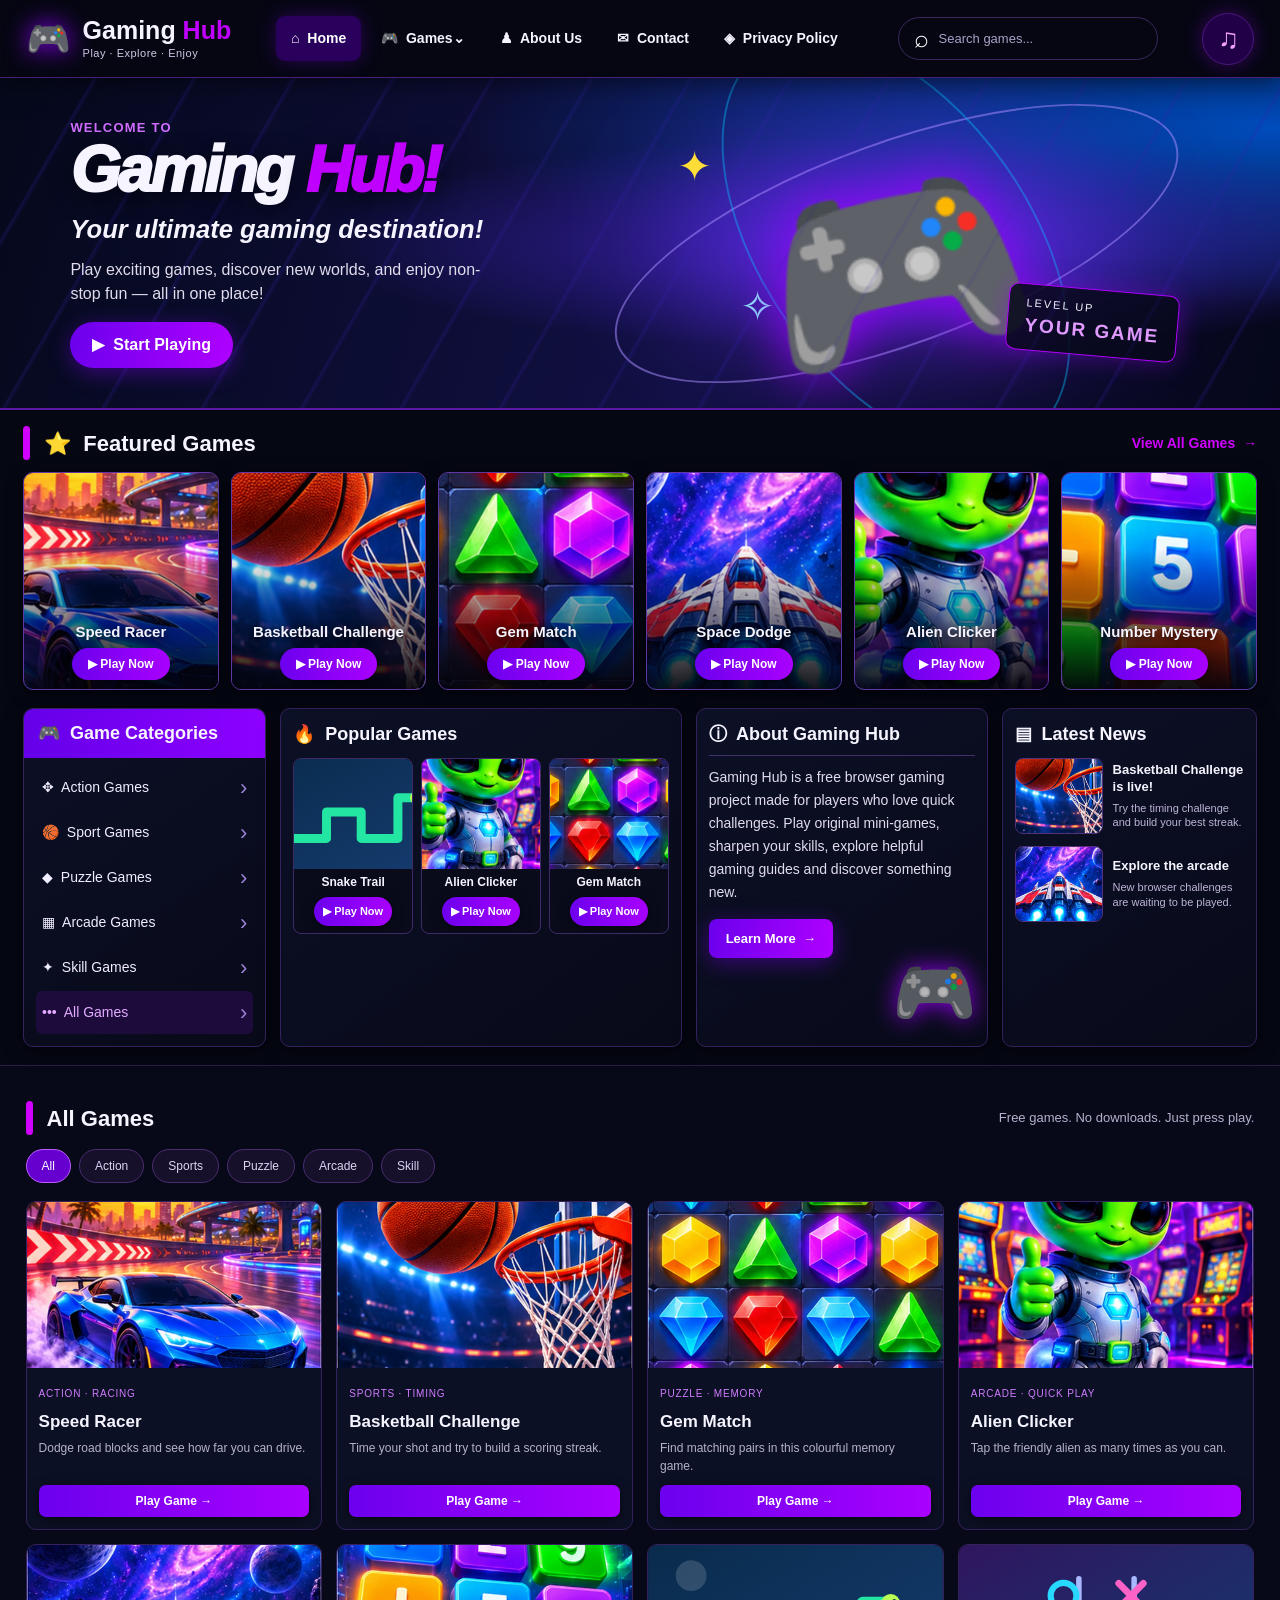
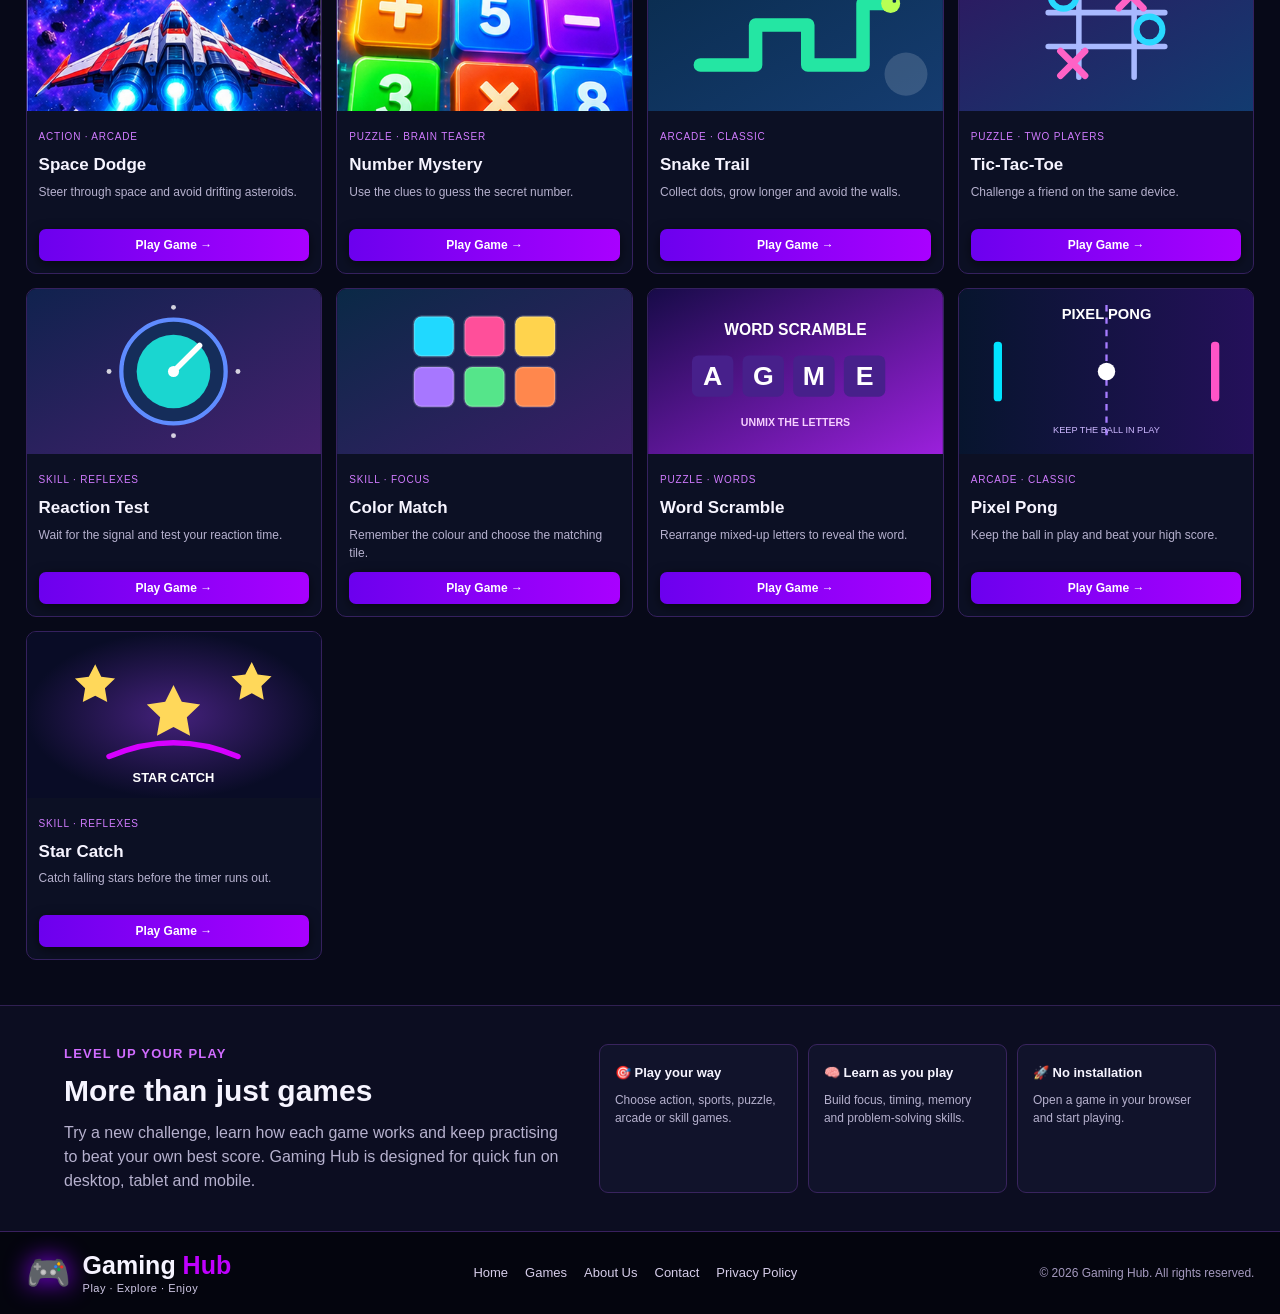
<file: index.html>
<!DOCTYPE html>
<html lang="en">
<head>
  <meta charset="UTF-8"><meta name="viewport" content="width=device-width, initial-scale=1.0">
  <meta name="description" content="Gaming Hub — play free original browser games, explore gaming guides and discover new challenges.">
  <title>Gaming Hub | Play · Explore · Enjoy</title><link rel="stylesheet" href="style.css">
</head>
<body>
<header class="site-header">
  <a class="brand" href="index.html"><span class="brand-mark">🎮</span><span>Gaming <b>Hub</b><small>Play · Explore · Enjoy</small></span></a>
  <nav class="main-nav" aria-label="Main navigation"><a class="active" href="index.html">⌂ &nbsp;Home</a><a href="#games">🎮 &nbsp;Games⌄</a><a href="about.html">♟ &nbsp;About Us</a><a href="contact.html">✉ &nbsp;Contact</a><a href="privacy.html">◈ &nbsp;Privacy Policy</a></nav>
  <label class="header-search"><span>⌕</span><input id="searchInput" type="search" placeholder="Search games..." aria-label="Search games"></label>
  <button id="musicButton" class="music-button" type="button" aria-label="Toggle background music" aria-pressed="false">♫</button>
</header>
<main>
  <section class="hero" id="home"><div class="hero-copy"><p class="eyebrow">WELCOME TO</p><h1>Gaming <span>Hub!</span></h1><h2>Your ultimate gaming destination!</h2><p>Play exciting games, discover new worlds, and enjoy non-stop fun — all in one place!</p><a class="primary-button" href="#games">▶ &nbsp;Start Playing</a></div><div class="hero-art" aria-label="Original neon gaming artwork"><div class="hero-glow"></div><div class="hero-orbit orbit-a"></div><div class="hero-orbit orbit-b"></div><div class="hero-controller">🎮</div><div class="hero-spark spark-a">✦</div><div class="hero-spark spark-b">✧</div><div class="hero-tag">LEVEL UP<br><b>YOUR GAME</b></div></div></section>

  <section class="featured-section" id="games"><div class="section-heading"><h2><span class="bar"></span>⭐ &nbsp;Featured Games</h2><a href="#all-games">View All Games&nbsp; →</a></div>
    <div class="featured-grid">
      <article class="feature-card" data-category="Action" data-name="Speed Racer"><img src="assets/speed-racer.jpg" alt="Original neon racing game artwork"><div class="feature-overlay"><h3>Speed Racer</h3><button class="play-game" data-game="racing">▶ Play Now</button></div></article>
      <article class="feature-card" data-category="Sports" data-name="Basketball Challenge"><img src="assets/basketball-challenge.jpg" alt="Original basketball game artwork"><div class="feature-overlay"><h3>Basketball Challenge</h3><button class="play-game" data-game="basketball">▶ Play Now</button></div></article>
      <article class="feature-card" data-category="Puzzle" data-name="Gem Match"><img src="assets/gem-match.jpg" alt="Colourful gem puzzle game artwork"><div class="feature-overlay"><h3>Gem Match</h3><button class="play-game" data-game="memory">▶ Play Now</button></div></article>
      <article class="feature-card" data-category="Action" data-name="Space Dodge"><img src="assets/space-dodge.jpg" alt="Original space arcade game artwork"><div class="feature-overlay"><h3>Space Dodge</h3><button class="play-game" data-game="space">▶ Play Now</button></div></article>
      <article class="feature-card" data-category="Arcade" data-name="Alien Clicker"><img src="assets/alien-arcade.jpg" alt="Friendly alien arcade game artwork"><div class="feature-overlay"><h3>Alien Clicker</h3><button class="play-game" data-game="clicker">▶ Play Now</button></div></article>
      <article class="feature-card" data-category="Puzzle" data-name="Number Mystery"><img src="assets/number-mystery.jpg" alt="Number puzzle game artwork"><div class="feature-overlay"><h3>Number Mystery</h3><button class="play-game" data-game="number">▶ Play Now</button></div></article>
    </div>
  </section>

  <section class="dashboard">
    <aside class="panel category-panel"><h2>🎮 &nbsp;Game Categories</h2><div class="category-list"><button class="filter" data-category="Action">✥ &nbsp;Action Games <span>›</span></button><button class="filter" data-category="Sports">🏀 &nbsp;Sport Games <span>›</span></button><button class="filter" data-category="Puzzle">◆ &nbsp;Puzzle Games <span>›</span></button><button class="filter" data-category="Arcade">▦ &nbsp;Arcade Games <span>›</span></button><button class="filter" data-category="Skill">✦ &nbsp;Skill Games <span>›</span></button><button class="filter active" data-category="All">••• &nbsp;All Games <span>›</span></button></div></aside>
    <section class="panel popular-panel"><h2>🔥 &nbsp;Popular Games</h2><div class="popular-grid">
      <article class="popular-card"><img src="assets/snake.svg" alt="Snake Trail artwork"><h3>Snake Trail</h3><button class="play-game" data-game="snake">▶ Play Now</button></article>
      <article class="popular-card"><img src="assets/alien-arcade.jpg" alt="Alien Clicker artwork"><h3>Alien Clicker</h3><button class="play-game" data-game="clicker">▶ Play Now</button></article>
      <article class="popular-card"><img src="assets/gem-match.jpg" alt="Gem Match artwork"><h3>Gem Match</h3><button class="play-game" data-game="memory">▶ Play Now</button></article>
    </div></section>
    <section class="panel about-panel"><h2>ⓘ &nbsp;About Gaming Hub</h2><p>Gaming Hub is a free browser gaming project made for players who love quick challenges. Play original mini-games, sharpen your skills, explore helpful gaming guides and discover something new.</p><a class="primary-button" href="about.html">Learn More&nbsp; →</a><span class="about-pad">🎮</span></section>
    <section class="panel news-panel"><h2>▤ &nbsp;Latest News</h2><article class="news-item"><img src="assets/basketball-challenge.jpg" alt="Basketball game"><div><b>Basketball Challenge is live!</b><small>Try the timing challenge and build your best streak.</small></div></article><article class="news-item"><img src="assets/space-dodge.jpg" alt="Space game"><div><b>Explore the arcade</b><small>New browser challenges are waiting to be played.</small></div></article></section>
  </section>

  <section class="library-section" id="all-games"><div class="section-heading"><h2><span class="bar"></span>All Games</h2><p>Free games. No downloads. Just press play.</p></div>
    <div class="filters" id="categoryFilters"><button class="filter active" data-category="All">All</button><button class="filter" data-category="Action">Action</button><button class="filter" data-category="Sports">Sports</button><button class="filter" data-category="Puzzle">Puzzle</button><button class="filter" data-category="Arcade">Arcade</button><button class="filter" data-category="Skill">Skill</button></div>
    <div class="game-grid" id="gameGrid">
      <article class="game-card" data-category="Action" data-name="Speed Racer"><img src="assets/speed-racer.jpg" alt="Speed Racer artwork"><div class="game-card-body"><span>Action · Racing</span><h3>Speed Racer</h3><p>Dodge road blocks and see how far you can drive.</p><button class="play-game" data-game="racing">Play Game →</button></div></article>
      <article class="game-card" data-category="Sports" data-name="Basketball Challenge"><img src="assets/basketball-challenge.jpg" alt="Basketball Challenge artwork"><div class="game-card-body"><span>Sports · Timing</span><h3>Basketball Challenge</h3><p>Time your shot and try to build a scoring streak.</p><button class="play-game" data-game="basketball">Play Game →</button></div></article>
      <article class="game-card" data-category="Puzzle" data-name="Gem Match"><img src="assets/gem-match.jpg" alt="Gem Match artwork"><div class="game-card-body"><span>Puzzle · Memory</span><h3>Gem Match</h3><p>Find matching pairs in this colourful memory game.</p><button class="play-game" data-game="memory">Play Game →</button></div></article>
      <article class="game-card" data-category="Arcade" data-name="Alien Clicker"><img src="assets/alien-arcade.jpg" alt="Alien Clicker artwork"><div class="game-card-body"><span>Arcade · Quick Play</span><h3>Alien Clicker</h3><p>Tap the friendly alien as many times as you can.</p><button class="play-game" data-game="clicker">Play Game →</button></div></article>
      <article class="game-card" data-category="Action" data-name="Space Dodge"><img src="assets/space-dodge.jpg" alt="Space Dodge artwork"><div class="game-card-body"><span>Action · Arcade</span><h3>Space Dodge</h3><p>Steer through space and avoid drifting asteroids.</p><button class="play-game" data-game="space">Play Game →</button></div></article>
      <article class="game-card" data-category="Puzzle" data-name="Number Mystery"><img src="assets/number-mystery.jpg" alt="Number Mystery artwork"><div class="game-card-body"><span>Puzzle · Brain Teaser</span><h3>Number Mystery</h3><p>Use the clues to guess the secret number.</p><button class="play-game" data-game="number">Play Game →</button></div></article>
      <article class="game-card" data-category="Arcade" data-name="Snake Trail"><img src="assets/snake.svg" alt="Snake Trail game artwork"><div class="game-card-body"><span>Arcade · Classic</span><h3>Snake Trail</h3><p>Collect dots, grow longer and avoid the walls.</p><button class="play-game" data-game="snake">Play Game →</button></div></article>
      <article class="game-card" data-category="Puzzle" data-name="Tic-Tac-Toe"><img src="assets/tic-tac-toe.svg" alt="Tic Tac Toe artwork"><div class="game-card-body"><span>Puzzle · Two Players</span><h3>Tic-Tac-Toe</h3><p>Challenge a friend on the same device.</p><button class="play-game" data-game="tictactoe">Play Game →</button></div></article>
      <article class="game-card" data-category="Skill" data-name="Reaction Test"><img src="assets/reaction-test.svg" alt="Reaction Test artwork"><div class="game-card-body"><span>Skill · Reflexes</span><h3>Reaction Test</h3><p>Wait for the signal and test your reaction time.</p><button class="play-game" data-game="reaction">Play Game →</button></div></article>
      <article class="game-card" data-category="Skill" data-name="Color Match"><img src="assets/color-match.svg" alt="Color Match artwork"><div class="game-card-body"><span>Skill · Focus</span><h3>Color Match</h3><p>Remember the colour and choose the matching tile.</p><button class="play-game" data-game="color">Play Game →</button></div></article>
      <article class="game-card" data-category="Puzzle" data-name="Word Scramble"><img src="assets/word-scramble.svg" alt="Word Scramble artwork"><div class="game-card-body"><span>Puzzle · Words</span><h3>Word Scramble</h3><p>Rearrange mixed-up letters to reveal the word.</p><button class="play-game" data-game="word">Play Game →</button></div></article>
      <article class="game-card" data-category="Arcade" data-name="Pixel Pong"><img src="assets/pixel-pong.svg" alt="Pixel Pong artwork"><div class="game-card-body"><span>Arcade · Classic</span><h3>Pixel Pong</h3><p>Keep the ball in play and beat your high score.</p><button class="play-game" data-game="pong">Play Game →</button></div></article>
      <article class="game-card" data-category="Skill" data-name="Star Catch"><img src="assets/star-catch.svg" alt="Star Catch artwork"><div class="game-card-body"><span>Skill · Reflexes</span><h3>Star Catch</h3><p>Catch falling stars before the timer runs out.</p><button class="play-game" data-game="stars">Play Game →</button></div></article>
    </div><p id="noGames" class="empty-state" hidden>No games match your search. Try another word or category.</p>
  </section>
  <section class="tips-section"><div><p class="eyebrow">LEVEL UP YOUR PLAY</p><h2>More than just games</h2><p>Try a new challenge, learn how each game works and keep practising to beat your own best score. Gaming Hub is designed for quick fun on desktop, tablet and mobile.</p></div><div class="tip-cards"><article><b>🎯 Play your way</b><p>Choose action, sports, puzzle, arcade or skill games.</p></article><article><b>🧠 Learn as you play</b><p>Build focus, timing, memory and problem-solving skills.</p></article><article><b>🚀 No installation</b><p>Open a game in your browser and start playing.</p></article></div></section>
</main>
<footer class="site-footer"><a class="brand" href="index.html"><span class="brand-mark">🎮</span><span>Gaming <b>Hub</b><small>Play · Explore · Enjoy</small></span></a><nav><a href="index.html">Home</a><a href="#games">Games</a><a href="about.html">About Us</a><a href="contact.html">Contact</a><a href="privacy.html">Privacy Policy</a></nav><p>© 2026 Gaming Hub. All rights reserved.</p></footer>
<div class="modal" id="gameModal" role="dialog" aria-modal="true" aria-labelledby="gameTitle"><div class="game-window"><button class="close-button" id="closeGame" aria-label="Close game">×</button><p class="eyebrow">GAMING HUB ARCADE</p><h2 id="gameTitle">Game</h2><div id="gameArea"></div></div></div>
<script src="script.js"></script>
</body></html>
</file>
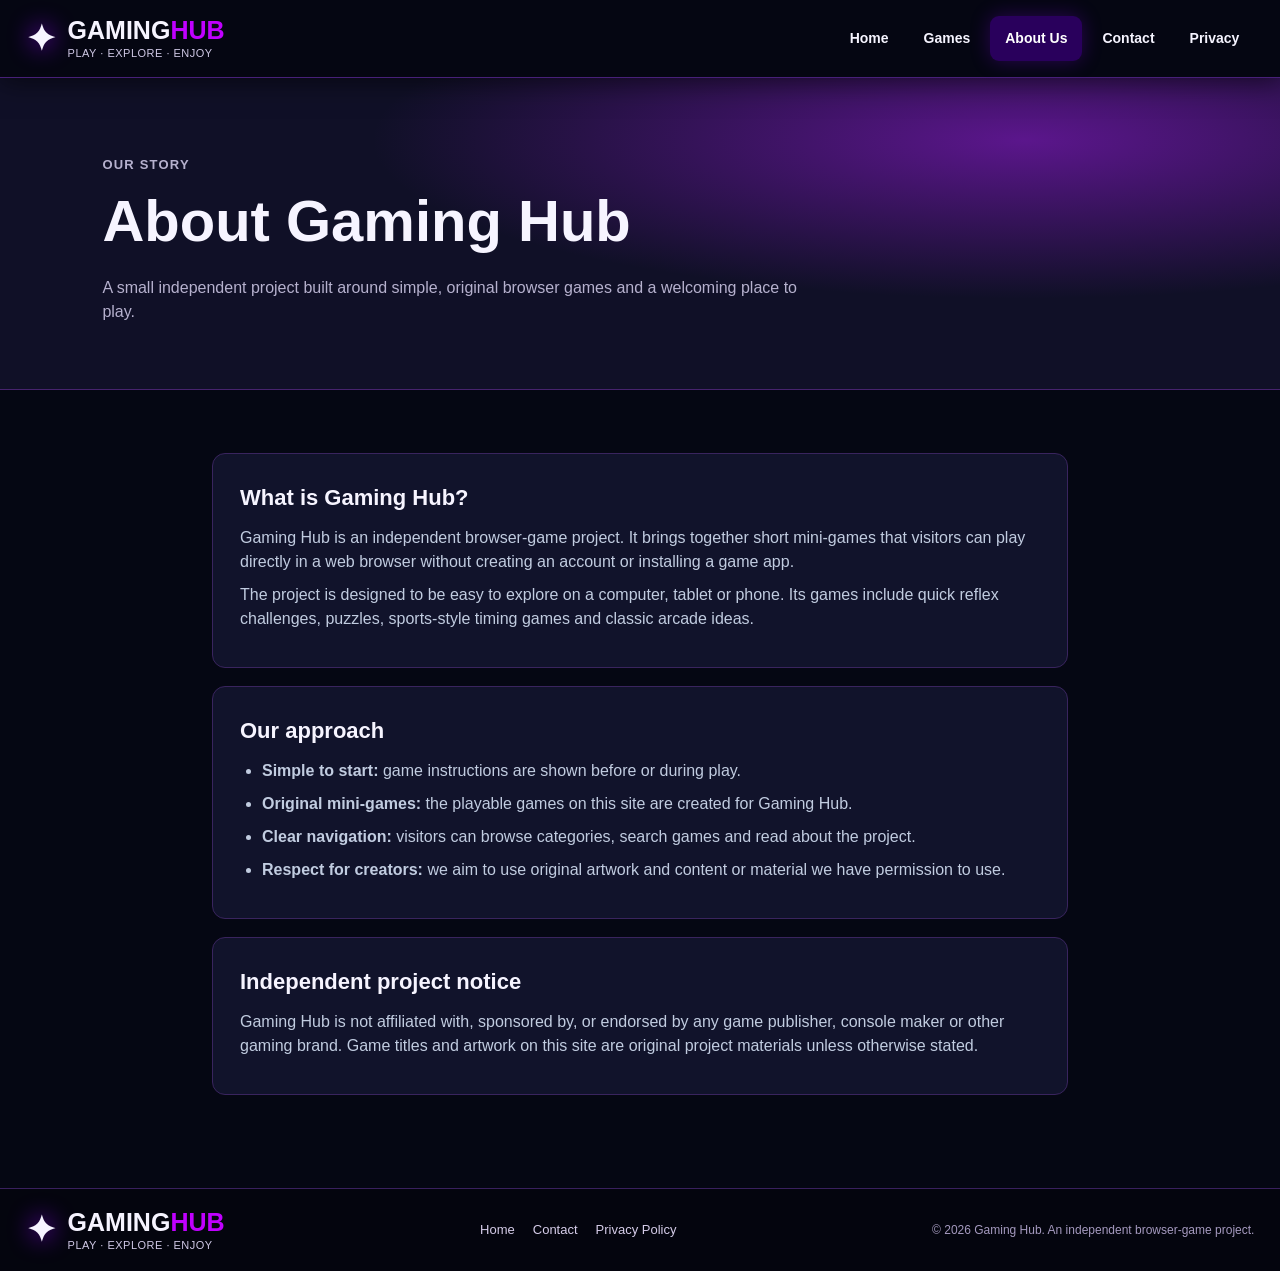
<file: about.html>
<!DOCTYPE html>
<html lang="en"><head><meta charset="UTF-8"><meta name="viewport" content="width=device-width,initial-scale=1.0"><meta name="description" content="Learn about Gaming Hub, an independent collection of original browser mini-games."><title>About Us | Gaming Hub</title><link rel="stylesheet" href="style.css"></head>
<body><header class="site-header"><a class="brand" href="index.html"><span class="brand-mark">✦</span><span>GAMING<span class="accent">HUB</span><small>PLAY · EXPLORE · ENJOY</small></span></a><nav class="main-nav"><a href="index.html">Home</a><a href="index.html#games">Games</a><a class="active" href="about.html">About Us</a><a href="contact.html">Contact</a><a href="privacy.html">Privacy</a></nav></header>
<section class="page-hero"><p class="eyebrow">OUR STORY</p><h1>About Gaming Hub</h1><p>A small independent project built around simple, original browser games and a welcoming place to play.</p></section>
<main class="page-content"><article class="prose-card"><h2>What is Gaming Hub?</h2><p>Gaming Hub is an independent browser-game project. It brings together short mini-games that visitors can play directly in a web browser without creating an account or installing a game app.</p><p>The project is designed to be easy to explore on a computer, tablet or phone. Its games include quick reflex challenges, puzzles, sports-style timing games and classic arcade ideas.</p></article><article class="prose-card"><h2>Our approach</h2><ul><li><strong>Simple to start:</strong> game instructions are shown before or during play.</li><li><strong>Original mini-games:</strong> the playable games on this site are created for Gaming Hub.</li><li><strong>Clear navigation:</strong> visitors can browse categories, search games and read about the project.</li><li><strong>Respect for creators:</strong> we aim to use original artwork and content or material we have permission to use.</li></ul></article><article class="prose-card"><h2>Independent project notice</h2><p>Gaming Hub is not affiliated with, sponsored by, or endorsed by any game publisher, console maker or other gaming brand. Game titles and artwork on this site are original project materials unless otherwise stated.</p></article></main>
<footer class="site-footer"><a class="brand footer-brand" href="index.html"><span class="brand-mark">✦</span><span>GAMING<span class="accent">HUB</span><small>PLAY · EXPLORE · ENJOY</small></span></a><div class="footer-links"><a href="index.html">Home</a><a href="contact.html">Contact</a><a href="privacy.html">Privacy Policy</a></div><p>© 2026 Gaming Hub. An independent browser-game project.</p></footer></body></html>
</file>
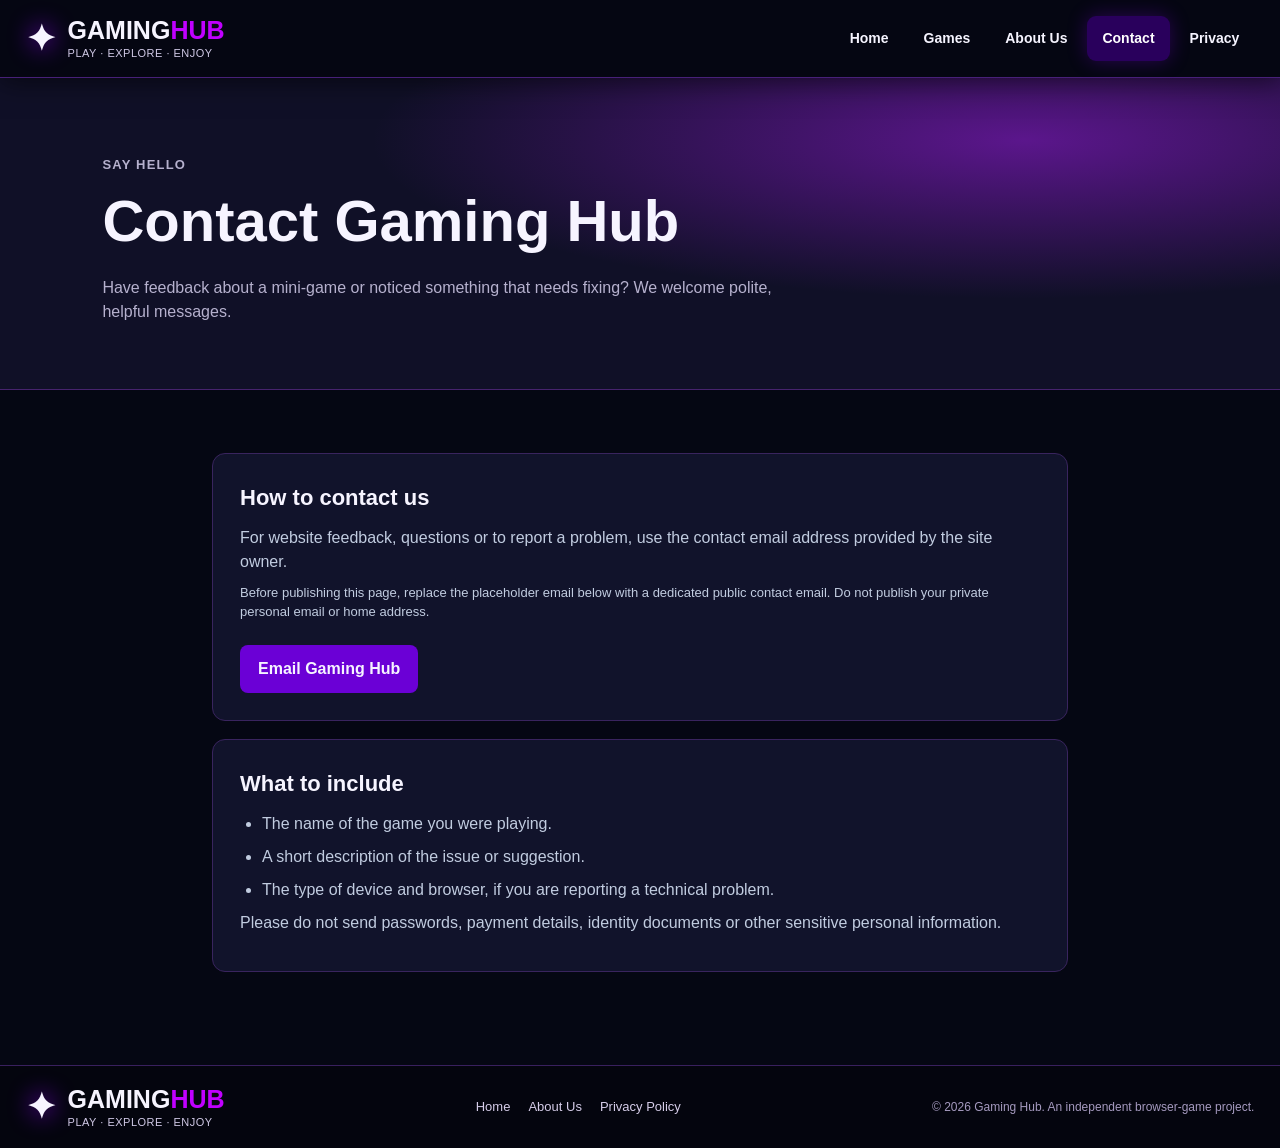
<file: contact.html>
<!DOCTYPE html>
<html lang="en"><head><meta charset="UTF-8"><meta name="viewport" content="width=device-width,initial-scale=1.0"><meta name="description" content="Contact Gaming Hub with feedback or questions about the website."><title>Contact | Gaming Hub</title><link rel="stylesheet" href="style.css"></head>
<body><header class="site-header"><a class="brand" href="index.html"><span class="brand-mark">✦</span><span>GAMING<span class="accent">HUB</span><small>PLAY · EXPLORE · ENJOY</small></span></a><nav class="main-nav"><a href="index.html">Home</a><a href="index.html#games">Games</a><a href="about.html">About Us</a><a class="active" href="contact.html">Contact</a><a href="privacy.html">Privacy</a></nav></header>
<section class="page-hero"><p class="eyebrow">SAY HELLO</p><h1>Contact Gaming Hub</h1><p>Have feedback about a mini-game or noticed something that needs fixing? We welcome polite, helpful messages.</p></section>
<main class="page-content"><article class="prose-card"><h2>How to contact us</h2><p>For website feedback, questions or to report a problem, use the contact email address provided by the site owner.</p><p class="contact-note">Before publishing this page, replace the placeholder email below with a dedicated public contact email. Do not publish your private personal email or home address.</p><a class="contact-link" href="mailto:REPLACE-WITH-A-PUBLIC-CONTACT-EMAIL@example.com?subject=Gaming%20Hub%20feedback">Email Gaming Hub</a></article><article class="prose-card"><h2>What to include</h2><ul><li>The name of the game you were playing.</li><li>A short description of the issue or suggestion.</li><li>The type of device and browser, if you are reporting a technical problem.</li></ul><p>Please do not send passwords, payment details, identity documents or other sensitive personal information.</p></article></main>
<footer class="site-footer"><a class="brand footer-brand" href="index.html"><span class="brand-mark">✦</span><span>GAMING<span class="accent">HUB</span><small>PLAY · EXPLORE · ENJOY</small></span></a><div class="footer-links"><a href="index.html">Home</a><a href="about.html">About Us</a><a href="privacy.html">Privacy Policy</a></div><p>© 2026 Gaming Hub. An independent browser-game project.</p></footer></body></html>
</file>
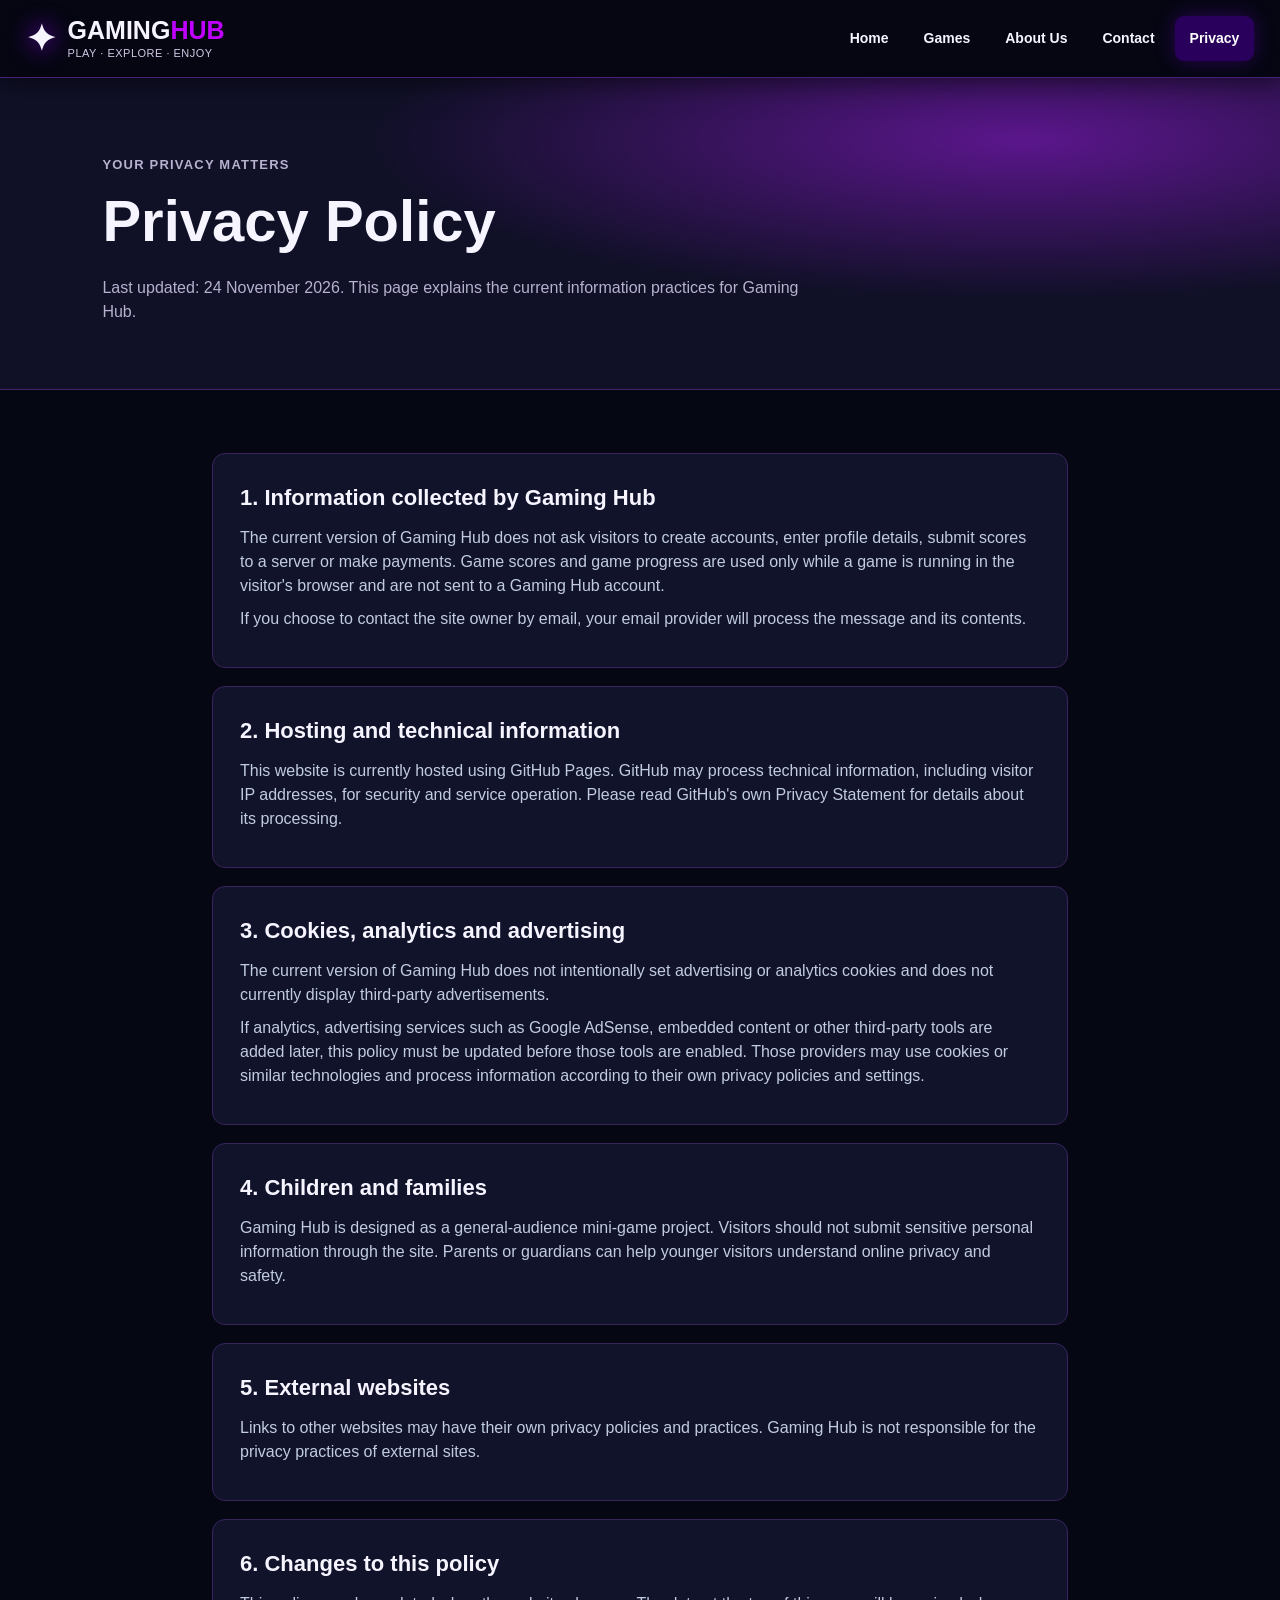
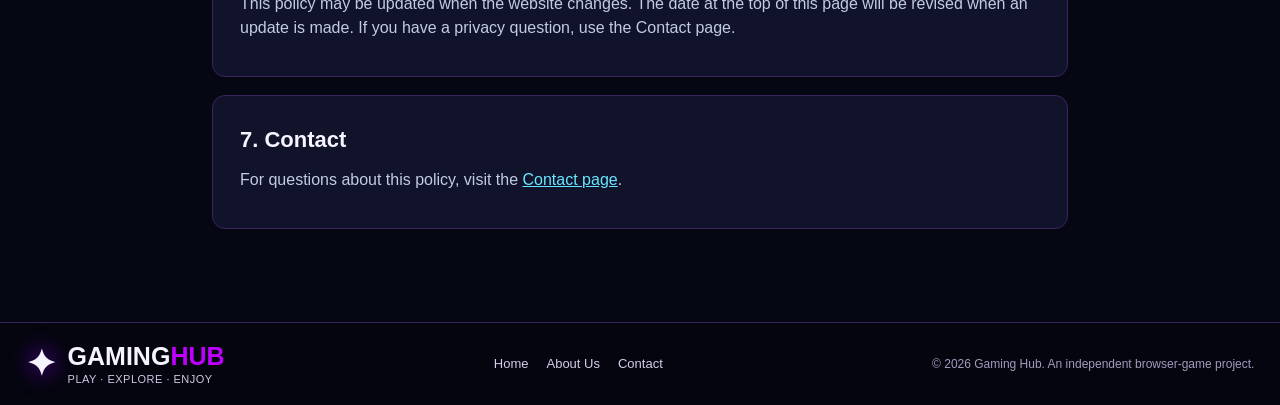
<file: privacy.html>
<!DOCTYPE html>
<html lang="en"><head><meta charset="UTF-8"><meta name="viewport" content="width=device-width,initial-scale=1.0"><meta name="description" content="Read the Gaming Hub privacy policy and learn how this website handles information."><title>Privacy Policy | Gaming Hub</title><link rel="stylesheet" href="style.css"></head>
<body><header class="site-header"><a class="brand" href="index.html"><span class="brand-mark">✦</span><span>GAMING<span class="accent">HUB</span><small>PLAY · EXPLORE · ENJOY</small></span></a><nav class="main-nav"><a href="index.html">Home</a><a href="index.html#games">Games</a><a href="about.html">About Us</a><a href="contact.html">Contact</a><a class="active" href="privacy.html">Privacy</a></nav></header>
<section class="page-hero"><p class="eyebrow">YOUR PRIVACY MATTERS</p><h1>Privacy Policy</h1><p>Last updated: 24 November 2026. This page explains the current information practices for Gaming Hub.</p></section>
<main class="page-content">
<article class="prose-card"><h2>1. Information collected by Gaming Hub</h2><p>The current version of Gaming Hub does not ask visitors to create accounts, enter profile details, submit scores to a server or make payments. Game scores and game progress are used only while a game is running in the visitor's browser and are not sent to a Gaming Hub account.</p><p>If you choose to contact the site owner by email, your email provider will process the message and its contents.</p></article>
<article class="prose-card"><h2>2. Hosting and technical information</h2><p>This website is currently hosted using GitHub Pages. GitHub may process technical information, including visitor IP addresses, for security and service operation. Please read GitHub's own Privacy Statement for details about its processing.</p></article>
<article class="prose-card"><h2>3. Cookies, analytics and advertising</h2><p>The current version of Gaming Hub does not intentionally set advertising or analytics cookies and does not currently display third-party advertisements.</p><p>If analytics, advertising services such as Google AdSense, embedded content or other third-party tools are added later, this policy must be updated before those tools are enabled. Those providers may use cookies or similar technologies and process information according to their own privacy policies and settings.</p></article>
<article class="prose-card"><h2>4. Children and families</h2><p>Gaming Hub is designed as a general-audience mini-game project. Visitors should not submit sensitive personal information through the site. Parents or guardians can help younger visitors understand online privacy and safety.</p></article>
<article class="prose-card"><h2>5. External websites</h2><p>Links to other websites may have their own privacy policies and practices. Gaming Hub is not responsible for the privacy practices of external sites.</p></article>
<article class="prose-card"><h2>6. Changes to this policy</h2><p>This policy may be updated when the website changes. The date at the top of this page will be revised when an update is made. If you have a privacy question, use the Contact page.</p></article>
<article class="prose-card"><h2>7. Contact</h2><p>For questions about this policy, visit the <a href="contact.html" style="color:#69e6ff;text-decoration:underline">Contact page</a>.</p></article>
</main>
<footer class="site-footer"><a class="brand footer-brand" href="index.html"><span class="brand-mark">✦</span><span>GAMING<span class="accent">HUB</span><small>PLAY · EXPLORE · ENJOY</small></span></a><div class="footer-links"><a href="index.html">Home</a><a href="about.html">About Us</a><a href="contact.html">Contact</a></div><p>© 2026 Gaming Hub. An independent browser-game project.</p></footer></body></html>
</file>
<file: style.css>
*{box-sizing:border-box;margin:0;padding:0} :root{--bg:#050713;--panel:#090d20;--line:#30205b;--purple:#7900ff;--violet:#a400ff;--pink:#e000ff;--text:#f6f4ff;--muted:#b6b1ce} html{scroll-behavior:smooth}body{font-family:Inter,Segoe UI,Arial,sans-serif;background:var(--bg);color:var(--text);line-height:1.5}a{color:inherit;text-decoration:none}button,input{font:inherit}.site-header{min-height:78px;padding:10px clamp(16px,2vw,32px);display:flex;align-items:center;justify-content:space-between;gap:18px;background:#050612;border-bottom:1px solid #472078;position:sticky;top:0;z-index:10;box-shadow:0 4px 25px #0008}.brand{display:flex;align-items:center;gap:12px;font-weight:900;font-size:25px;line-height:1.05;white-space:nowrap}.brand-mark{font-size:36px;filter:drop-shadow(0 0 12px #8d00ff)}.brand b,.accent{color:#c000ff}.brand small{display:block;font-size:11px;font-weight:500;letter-spacing:.5px;margin-top:5px;color:#d0c9e6}.main-nav{display:flex;align-items:center;gap:5px}.main-nav a{font-size:14px;font-weight:650;padding:12px 15px;border-radius:9px;white-space:nowrap}.main-nav a:hover,.main-nav a.active{background:#29005c;color:white;box-shadow:0 0 20px #7300d455}.header-search{display:flex;align-items:center;gap:10px;border:1px solid #3b2860;border-radius:30px;padding:0 15px;width:260px;color:white}.header-search span{font-size:25px}.header-search input{width:100%;min-width:0;background:transparent;border:0;outline:0;color:#fff;padding:11px 0;font-size:13px}.header-search input::placeholder{color:#aaa1c8}.music-button{width:52px;height:52px;border-radius:50%;border:1px solid #4a167b;background:#220047;color:#f3a0ff;font-size:28px;cursor:pointer;box-shadow:0 0 20px #a000ff55}.hero{min-height:300px;padding:30px clamp(22px,5.5vw,86px);display:grid;grid-template-columns:.9fr 1.1fr;align-items:center;overflow:hidden;position:relative;border-bottom:2px solid #5d18a2;background:radial-gradient(ellipse at 70% 50%,#3720a8 0%,transparent 46%),radial-gradient(ellipse at 100% 15%,#004cbd 0%,transparent 45%),linear-gradient(105deg,#05091b,#111044 56%,#050719)}.hero:before,.hero:after{content:"";position:absolute;inset:0;pointer-events:none;background:repeating-linear-gradient(120deg,transparent 0 80px,#3121a622 82px,transparent 86px)}.hero-copy{position:relative;z-index:2;max-width:540px}.eyebrow{color:#d16cff;font-size:13px;font-weight:900;letter-spacing:1.2px;margin-bottom:2px}.hero h1{font-size:clamp(44px,5vw,76px);line-height:.98;letter-spacing:-3px;font-style:italic;font-weight:950;text-shadow:0 5px 24px #0009}.hero h1 span{color:#c000ff}.hero h2{font-size:clamp(19px,2vw,27px);font-style:italic;margin:8px 0 10px}.hero-copy>p:not(.eyebrow){font-size:16px;max-width:410px;color:#e0dced;margin-bottom:16px}.primary-button{display:inline-flex;align-items:center;justify-content:center;padding:11px 22px;border-radius:30px;background:linear-gradient(100deg,#6b00ed,#b000ff);color:white;font-weight:850;box-shadow:0 5px 22px #8200ff66}.primary-button:hover{filter:brightness(1.2);transform:translateY(-2px)}.hero-art{height:270px;position:relative;display:grid;place-items:center;isolation:isolate}.hero-glow{position:absolute;width:70%;height:75%;border-radius:50%;background:#6a2cff;filter:blur(60px);opacity:.6}.hero-controller{font-size:clamp(120px,17vw,220px);filter:drop-shadow(0 0 28px #9c00ff);transform:rotate(-12deg);z-index:2}.hero-orbit{position:absolute;border:2px solid #a88bff88;border-radius:50%;transform:rotate(-20deg)}.orbit-a{width:95%;height:75%}.orbit-b{width:75%;height:100%;transform:rotate(55deg);border-color:#00c4ff66}.hero-tag{position:absolute;right:5%;bottom:8%;z-index:3;padding:10px 17px;background:#08091bdc;border:1px solid #b000ff;border-radius:10px;font-size:11px;letter-spacing:2px;transform:rotate(5deg);box-shadow:0 0 24px #9d00ff66}.hero-tag b{font-size:19px;color:#e19bff}.hero-spark{position:absolute;color:#ffdd38;font-size:42px}.spark-a{top:10%;left:15%}.spark-b{bottom:15%;left:25%;color:#8eeaff}.featured-section{padding:16px clamp(16px,1.8vw,28px) 18px}.section-heading{display:flex;justify-content:space-between;align-items:center;gap:20px;margin-bottom:12px}.section-heading h2,.panel h2{font-size:22px;font-weight:850}.section-heading h2{display:flex;align-items:center}.section-heading>a{color:#d000ff;font-weight:750;font-size:14px}.bar{display:inline-block;width:7px;height:34px;border-radius:8px;background:#d000ff;margin-right:14px}.featured-grid{display:grid;grid-template-columns:repeat(6,minmax(0,1fr));gap:12px}.feature-card{height:218px;position:relative;overflow:hidden;border-radius:10px;border:1px solid #6135a2;background:#10102a;box-shadow:0 3px 16px #0009}.feature-card img{width:100%;height:100%;object-fit:cover;display:block;transition:transform .3s}.feature-card:hover img{transform:scale(1.06)}.feature-card:after{content:"";position:absolute;inset:35% 0 0;background:linear-gradient(transparent,#03030beF)}.feature-overlay{position:absolute;z-index:1;bottom:9px;left:8px;right:8px;text-align:center}.feature-overlay h3{font-size:15px;text-shadow:0 2px 8px #000;margin-bottom:5px}.play-game{border:0;border-radius:20px;padding:7px 16px;background:linear-gradient(90deg,#6c00ee,#a900ff);color:white;font-size:12px;font-weight:850;cursor:pointer;box-shadow:0 3px 12px #0008}.play-game:hover{filter:brightness(1.25)}.dashboard{display:grid;grid-template-columns:1fr 1.65fr 1.2fr 1.05fr;gap:14px;padding:0 clamp(16px,1.8vw,28px) 18px}.panel{min-width:0;border:1px solid #35215e;border-radius:10px;background:linear-gradient(145deg,#0c1026,#080a19);box-shadow:0 4px 18px #0009;padding:12px}.panel h2{font-size:18px;margin-bottom:10px;white-space:nowrap}.category-panel h2{background:linear-gradient(90deg,#6500e9,#8d00ff);margin:-12px -12px 8px;padding:11px 14px;border-radius:9px 9px 0 0}.category-list{display:grid;gap:2px}.category-list .filter{display:flex;align-items:center;justify-content:space-between;text-align:left;border:0;background:transparent;color:#f0edff;padding:5px 6px;font-size:14px;cursor:pointer}.category-list .filter span{font-size:22px;color:#9c83d8}.category-list .filter:hover,.category-list .filter.active{color:#e3aaff;background:#1d0c3b;border-radius:6px}.popular-grid{display:grid;grid-template-columns:repeat(3,minmax(0,1fr));gap:8px}.popular-card{min-width:0;border:1px solid #3e2a67;border-radius:8px;overflow:hidden;text-align:center;background:#090b1b;padding-bottom:7px}.popular-card img{width:100%;height:110px;object-fit:cover;display:block}.popular-card h3{font-size:12px;margin:4px 2px 6px}.popular-card .play-game{padding:6px 9px;font-size:11px}.about-panel{position:relative;overflow:hidden}.about-panel h2{border-bottom:1px solid #41316a;padding-bottom:7px}.about-panel p{font-size:14px;line-height:1.65;max-width:95%;color:#e0dced;margin:6px 0 14px}.about-panel .primary-button{border-radius:8px;padding:10px 17px;font-size:13px}.about-pad{position:absolute;right:10px;bottom:3px;font-size:68px;opacity:.9;filter:drop-shadow(0 0 12px #9e00ff)}.news-item{display:flex;gap:10px;align-items:center;margin:8px 0 12px}.news-item img{width:88px;height:76px;object-fit:cover;border-radius:8px;border:1px solid #51317c}.news-item b{display:block;font-size:13px;line-height:1.3}.news-item small{display:block;color:#bcb4d5;font-size:11px;margin-top:5px;line-height:1.35}.library-section{padding:35px clamp(16px,2vw,30px) 45px;border-top:1px solid #2c1c4c;background:#070918}.library-section .section-heading p{color:var(--muted);font-size:13px}.filters{display:flex;gap:8px;flex-wrap:wrap;margin:14px 0 18px}.filter{background:#17102b;border:1px solid #4a2c70;border-radius:20px;color:#ddd3f5;padding:7px 15px;cursor:pointer;font-size:12px}.filter:hover,.filter.active{background:#6500ce;border-color:#bd5bff;color:#fff}.game-grid{display:grid;grid-template-columns:repeat(4,minmax(0,1fr));gap:14px}.game-card{overflow:hidden;border:1px solid #35215e;border-radius:10px;background:#0c1024;transition:transform .2s,border-color .2s}.game-card:hover{transform:translateY(-4px);border-color:#b34cff}.game-card>img{display:block;width:100%;aspect-ratio:16/9;object-fit:cover;background:#17102b}.game-card-body{padding:12px}.game-card-body>span{font-size:10px;color:#d17bff;text-transform:uppercase;letter-spacing:.8px}.game-card h3{font-size:17px;margin:5px 0}.game-card p{font-size:12px;color:var(--muted);min-height:37px}.game-card .play-game{margin-top:9px;width:100%;border-radius:7px}.empty-state{text-align:center;padding:25px;color:var(--muted)}.tips-section{display:grid;grid-template-columns:.9fr 1.1fr;gap:30px;padding:38px clamp(20px,5vw,75px);background:#0c0d21;border-top:1px solid #302052}.tips-section h2{font-size:30px;margin:4px 0 8px}.tips-section>div:first-child>p:last-child{color:var(--muted);max-width:550px}.tip-cards{display:grid;grid-template-columns:repeat(3,1fr);gap:10px}.tip-cards article{padding:15px;border:1px solid #39245e;border-radius:9px;background:#11132b}.tip-cards b{font-size:13px}.tip-cards p{font-size:12px;color:var(--muted);margin-top:7px}.site-footer{display:flex;align-items:center;justify-content:space-between;gap:20px;flex-wrap:wrap;padding:20px clamp(16px,2vw,30px);background:#04050e;border-top:1px solid #39205e}.site-footer nav{display:flex;gap:17px;flex-wrap:wrap;font-size:13px;color:#d6cde9}.site-footer nav a:hover{color:#d000ff}.site-footer>p{font-size:12px;color:#a59abf}.page-hero{padding:65px clamp(22px,8vw,120px);background:radial-gradient(ellipse at 80% 20%,#5b168c,transparent 45%),#101027;border-bottom:1px solid #46236d}.page-hero p{color:var(--muted);max-width:700px;margin-top:12px}.page-hero h1{font-size:clamp(34px,5vw,58px)}.page-content{max-width:900px;margin:auto;padding:45px 22px 75px}.prose-card{background:#11132b;border:1px solid #39245e;border-radius:13px;padding:27px;margin:18px 0}.prose-card h2{font-size:22px;margin-bottom:12px}.prose-card p,.prose-card li{color:#c1cce0;margin:9px 0}.prose-card ul{padding-left:22px}.contact-note{color:#ffd98a;font-size:13px}.contact-link{display:inline-block;margin-top:14px;padding:12px 18px;background:#6b00d6;border-radius:8px;font-weight:700}.modal{display:none;position:fixed;inset:0;background:#02020deF;z-index:30;align-items:center;justify-content:center;padding:15px}.modal.show{display:flex}.game-window{position:relative;width:min(620px,100%);max-height:92vh;overflow:auto;background:#10132b;border:1px solid #9a43d1;border-radius:16px;padding:30px;text-align:center;box-shadow:0 20px 80px #000b}.game-window h2{margin:5px 0 18px;color:#e5a3ff}.close-button{position:absolute;right:13px;top:12px;border:0;border-radius:7px;background:#392052;color:#fff;font-size:22px;width:35px;height:35px;cursor:pointer}#gameArea{color:#e9efff}#gameArea button{border:0;border-radius:7px;padding:11px 16px;margin:7px;background:#7100d8;color:#fff;font-weight:700;cursor:pointer}#gameArea button:hover{background:#a100ed}#gameArea input{width:120px;padding:10px;border-radius:6px;border:1px solid #7547a6;background:#071122;color:white}.game-status{color:#c9bfdf;margin:10px 0}.game-canvas{display:block;width:min(100%,420px);height:auto;margin:15px auto;background:#071326;border:1px solid #56387e;border-radius:8px;touch-action:none}.memory-grid{display:grid;grid-template-columns:repeat(4,1fr);gap:8px;max-width:360px;margin:15px auto}.memory-grid button{height:66px;font-size:25px;background:#38245d!important}.tic-grid{display:grid;grid-template-columns:repeat(3,1fr);gap:8px;max-width:300px;margin:15px auto}.tic-grid button{height:80px;font-size:30px}.color-options{display:grid;grid-template-columns:repeat(3,1fr);gap:10px;max-width:350px;margin:18px auto}
@media(max-width:1120px){.site-header{flex-wrap:wrap}.main-nav{order:3;width:100%;justify-content:center;flex-wrap:wrap}.featured-grid{grid-template-columns:repeat(3,minmax(0,1fr))}.dashboard{grid-template-columns:1fr 1.5fr}.news-panel{grid-column:auto}.game-grid{grid-template-columns:repeat(3,minmax(0,1fr))}}
@media(max-width:680px){.site-header{justify-content:center}.brand{margin-right:auto}.header-search{order:2;width:calc(100% - 70px)}.music-button{order:2}.main-nav{gap:2px}.main-nav a{font-size:12px;padding:8px}.hero{grid-template-columns:1fr;padding:35px 22px 15px}.hero-art{height:190px}.hero-controller{font-size:140px}.featured-grid{grid-template-columns:repeat(2,minmax(0,1fr))}.feature-card{height:180px}.dashboard{grid-template-columns:1fr}.popular-grid{grid-template-columns:repeat(3,minmax(0,1fr))}.popular-card img{height:95px}.game-grid{grid-template-columns:repeat(2,minmax(0,1fr))}.tips-section{grid-template-columns:1fr}.tip-cards{grid-template-columns:1fr}.site-footer{flex-direction:column;align-items:flex-start}.site-footer nav{gap:12px}.section-heading{align-items:flex-start}.section-heading h2{font-size:19px}}
@media(max-width:390px){.featured-grid,.game-grid{grid-template-columns:1fr}.feature-card{height:210px}.hero h1{font-size:43px}}
.footer-links{display:flex;gap:18px;flex-wrap:wrap;color:#d6cde9;font-size:13px}.footer-links a:hover{color:#d000ff}
</file>
